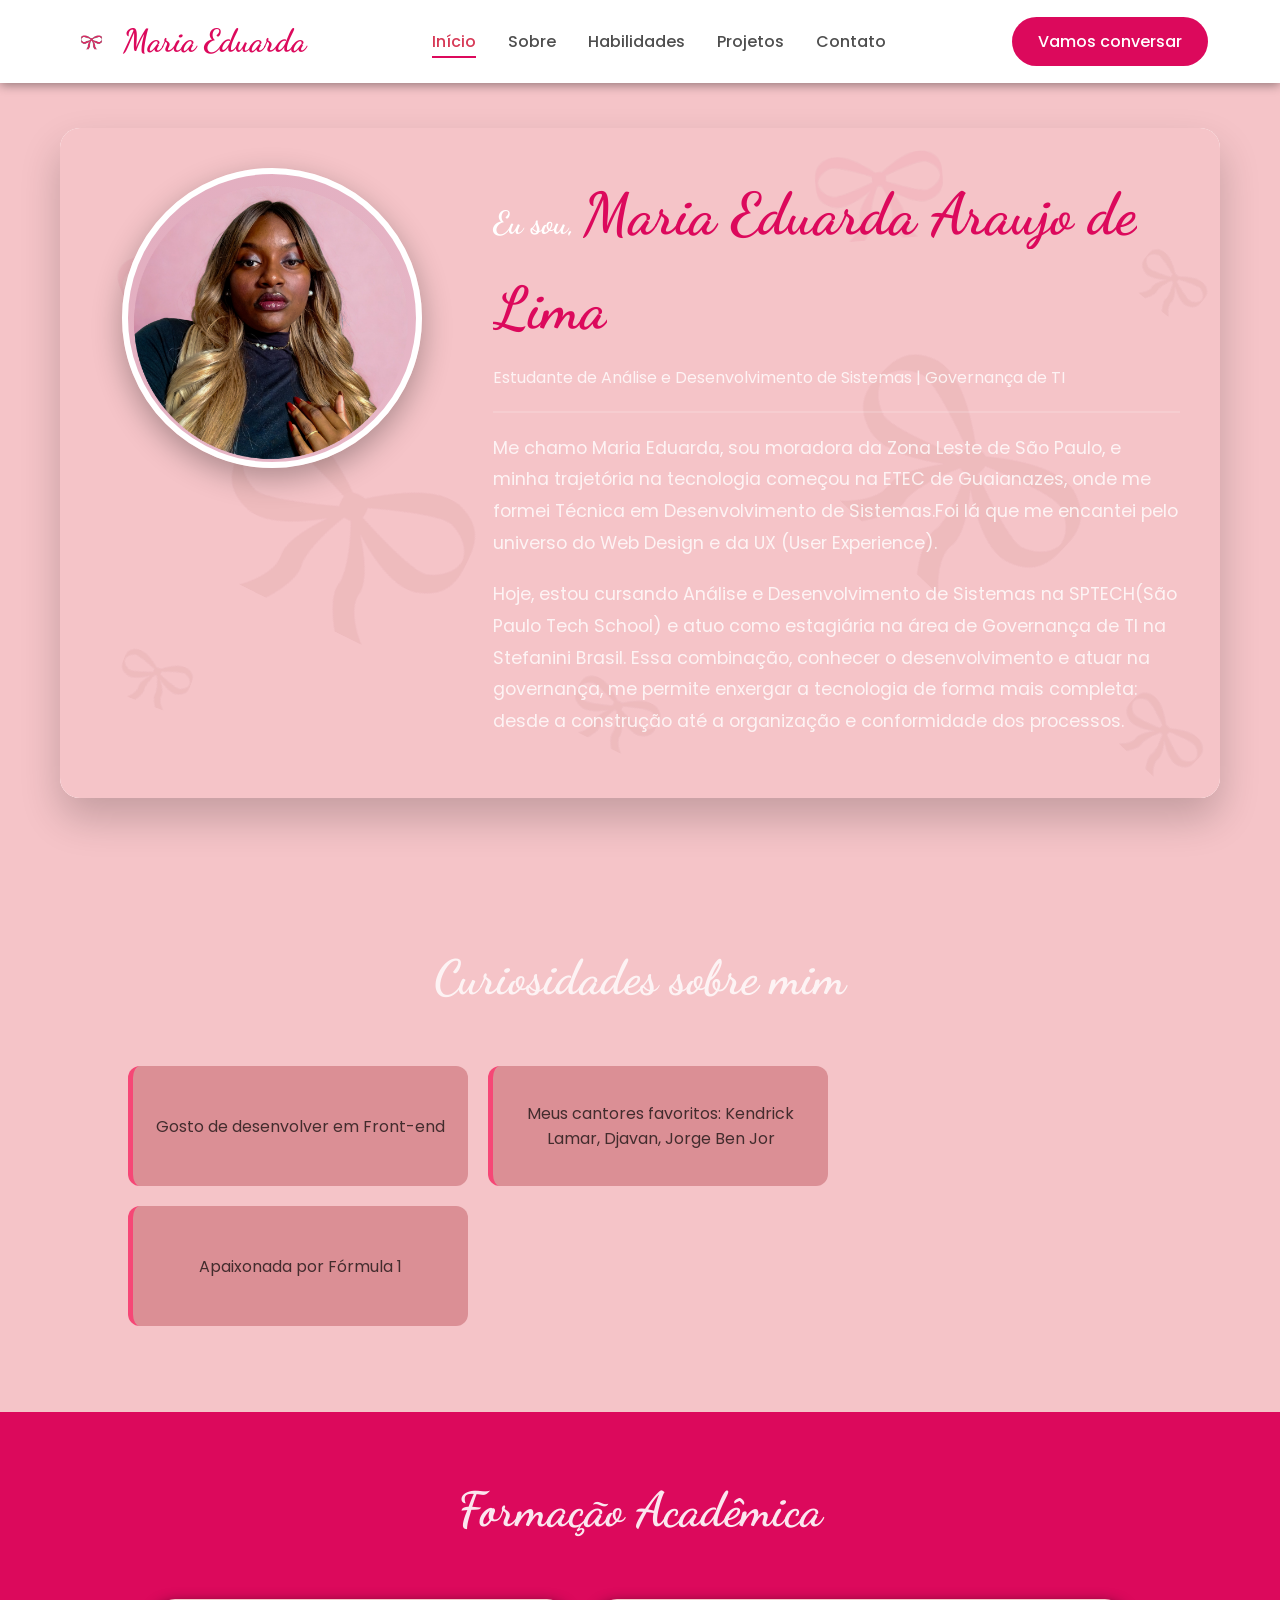
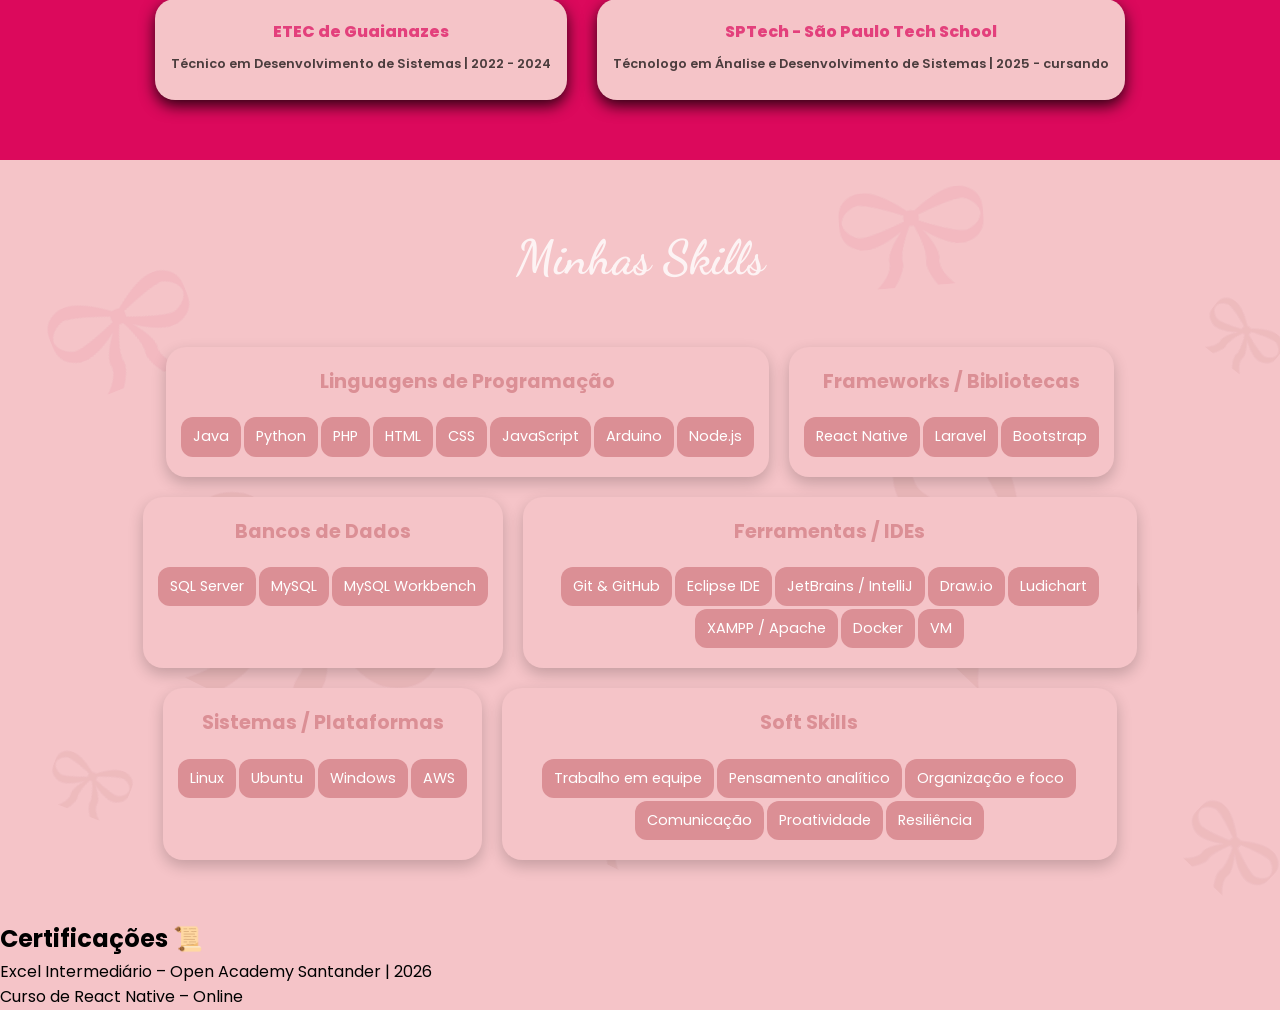
<file: index.html>
<!DOCTYPE html>
<html lang="pt-br">

<head>
    <meta charset="UTF-8">
    <meta name="viewport" content="width=device-width, initial-scale=1.0">

    <!--Meu CSS-->
    <link rel="stylesheet" href="index.css">

    <link rel="shortcut icon" href="assets/favicon.ico" type="image/x-icon">
    <title>Maria Eduarda | Portfólio</title>
</head>

<body>
    <header>
        <nav class="navbar">
            <div class="nav-container">
                <div class="logo">
                    <img src="assets/Logo-FundoTransparente.svg" alt="Maria Eduarda" class="logo-img">
                    <a href="#home">Maria <span>Eduarda</span></a>
                </div>

                <div class="nav-menu" id="nav-menu">
                    <ul class="nav-list">
                        <li><a href="#home" class="nav-link active">Início</a></li>
                        <li><a href="#sobre" class="nav-link">Sobre</a></li>
                        <li><a href="#habilidades" class="nav-link">Habilidades</a></li>
                        <li><a href="#projetos" class="nav-link">Projetos</a></li>
                        <li><a href="#contato" class="nav-link">Contato</a></li>
                    </ul>
                </div>

                <div class="nav-right">
                    <a href="#contato" class="btn-contato">Vamos conversar</a>
                    <div class="hamburger" id="hamburger">
                        <span class="bar"></span>
                        <span class="bar"></span>
                        <span class="bar"></span>
                    </div>
                </div>
            </div>
        </nav>
    </header>
    <!-- Sessão 01(sobre mim) -->
    <section id="sobre-mim">
        <div class="container">
            <div class="about-content">
                <div class="about-image">
                    <div class="image-placeholder">
                        <img src="assets/EuII.png" alt="">
                    </div>
                </div>

                <div class="about-text">
                    <h3>Eu sou, <span class="nome-destaque">Maria Eduarda Araujo de Lima</span></h3>
                    <p class="profissao">Estudante de Análise e Desenvolvimento de Sistemas | Governança de TI</p>

                    <p class="descricao">
                        Me chamo Maria Eduarda, sou moradora da Zona Leste de São Paulo, e minha trajetória na
                        tecnologia
                        começou na ETEC de Guaianazes, onde me formei Técnica em Desenvolvimento de Sistemas.Foi lá que
                        me encantei pelo universo do Web Design e da UX (User Experience).
                    </p>

                    <p class="descricao">
                        Hoje, estou cursando Análise e Desenvolvimento de Sistemas na SPTECH(São Paulo Tech School) e
                        atuo como estagiária na
                        área de Governança de TI na Stefanini Brasil. Essa combinação, conhecer o desenvolvimento e
                        atuar na
                        governança, me permite enxergar a tecnologia de forma mais completa: desde a construção até a
                        organização e conformidade dos processos.
                    </p>
                </div>
            </div>
        </div>
    </section>
    <!--Sessão 02(Curiosidades sobre mim)-->
    <section class="secao-curiosidades">
        <h2>Curiosidades sobre mim</h2>
        <div class="cards-curiosidades">
            <div class="card">
                <p>Gosto de desenvolver em Front-end</p>
            </div>
            <div class="card">
                <p>Meus cantores favoritos: Kendrick Lamar, Djavan, Jorge Ben Jor</p>
            </div>
            <div class="card">
                <p>Apaixonada por Fórmula 1</p>
            </div>
        </div>
    </section>
    <br>
    <!--Sessão 03(formação academica)-->
    <section class="sessao-formacao">
        <h2>Formação Acadêmica </h2>
        <div class="linha-cards">
            <div class="card-formacao">
                <h4>ETEC de Guaianazes</h4>
                <p>Técnico em Desenvolvimento de Sistemas | 2022 - 2024</p>
            </div>
            <div class="card-formacao">
                <h4>SPTech - São Paulo Tech School</h4>
                <p>Técnologo em Ánalise e Desenvolvimento de Sistemas | 2025 - cursando</p>
            </div>
        </div>
    </section>
    <!--Sessão 0(hard e softs skills)-->
    <section class="sessao-skills">
        <h2>Minhas Skills</h2>
        <div class="skills-container">
            <!-- Linha 1 -->
            <div class="skills-linha">
                <div class="skills-bloco">
                    <h3>Linguagens de Programação</h3>
                    <div class="skills-row">
                        <span>Java</span>
                        <span>Python</span>
                        <span>PHP</span>
                        <span>HTML</span>
                        <span>CSS</span>
                        <span>JavaScript</span>
                        <span>Arduino</span>
                        <span>Node.js</span>
                    </div>
                </div>
                <div class="skills-bloco">
                    <h3>Frameworks / Bibliotecas</h3>
                    <div class="skills-row">
                        <span>React Native</span>
                        <span>Laravel</span>
                        <span>Bootstrap</span>
                    </div>
                </div>
            </div>
            <!-- Linha 2 -->
            <div class="skills-linha">
                <div class="skills-bloco">
                    <h3>Bancos de Dados</h3>
                    <div class="skills-row">
                        <span>SQL Server</span>
                        <span>MySQL</span>
                        <span>MySQL Workbench</span>
                    </div>
                </div>
                <div class="skills-bloco">
                    <h3>Ferramentas / IDEs</h3>
                    <div class="skills-row">
                        <span>Git & GitHub</span>
                        <span>Eclipse IDE</span>
                        <span>JetBrains / IntelliJ</span>
                        <span>Draw.io</span>
                        <span>Ludichart</span>
                        <span>XAMPP / Apache</span>
                        <span>Docker</span>
                        <span>VM</span>
                    </div>
                </div>
            </div>
            <!-- Linha 3 -->
            <div class="skills-linha">
                <div class="skills-bloco">
                    <h3>Sistemas / Plataformas</h3>
                    <div class="skills-row">
                        <span>Linux</span>
                        <span>Ubuntu</span>
                        <span>Windows</span>
                        <span>AWS</span>
                    </div>
                </div>
                <div class="skills-bloco">
                    <h3>Soft Skills</h3>
                    <div class="skills-row">
                        <span>Trabalho em equipe</span>
                        <span>Pensamento analítico</span>
                        <span>Organização e foco</span>
                        <span>Comunicação</span>
                        <span>Proatividade</span>
                        <span>Resiliência</span>
                    </div>
                </div>
            </div>
        </div>
    </section>
    <!-- Certificações -->
    <section class="sessao-certificacoes">
        <h2>Certificações 📜</h2>
        <div class="linha-cards-certificacoes">
            <div class="card-certificacoes">
                <p>Excel Intermediário – Open Academy Santander | 2026</p>
            </div>
            <div class="card-certificacoes">
                <p>Curso de React Native – Online</p>
            </div>
        </div>
    </section>
</body>
<script src="script.js"></script>

</html>
</file>
<file: index.css>
/* Fontes Importadas */
@import url('https://fonts.googleapis.com/css2?family=Dancing+Script:wght@400;700&display=swap');
@import url('https://fonts.googleapis.com/css2?family=Tangerine:wght@400;700&display=swap');
@import url('https://fonts.googleapis.com/css2?family=Poppins:wght@300;400;500;600;700&display=swap');

:root {
    --fonte-dancing: 'Dancing Script', cursive;
    --fonte-tangerine: 'Tangerine', cursive;
    --fonte-poppins: 'Poppins', sans-serif;

    /* Paleta de tons rosados */
    --rosa-claro: #f5c4c8;
    --rosa-medio: #f64776;
    --branco: #ffffff;
    --preto: #000000;
    --grafite: #000000b1;
    --rosa-queimado: #db8f95;
    --rosa-forte: #dc095c;
    --rosa-escuro: #d73a57;
    --rosa-bebe: #f2acb2;
    --rosa-pastel: #f2b0bc;
}

* {
    margin: 0;
    padding: 0;
    box-sizing: border-box;
}

body {
    line-height: 1.6;
    min-height: 100vh;
    color: var(--preto);
    font-family: var(--fonte-poppins);
    background-color: var(--rosa-claro);
}

/* Começa meu Header */

.navbar {
    top: 0;
    left: 0;
    right: 0;
    width: 100%;
    z-index: 1000;
    position: fixed;
    background-color: var(--branco);
    box-shadow: 0 2px 10px rgba(0, 0, 0, 0.4);
}

.nav-container {
    display: flex;
    margin: 0 auto;
    max-width: 1200px;
    padding: 1rem 2rem;
    align-items: center;
    justify-content: space-between;
}

.logo {
    gap: 0.7rem;
    display: flex;
    font-size: 1.0rem;
    font-weight: bold;
    align-items: center;
    color: var(--preto);
    text-decoration: none;
}

.logo-img {
    width: 40px;
    height: 40px;
    object-fit: contain;
}

.logo span span {
    font-family: var(--fonte-tangerine);
    color: var(--rosa-forte);
}

.logo a {
    font-size: 2rem;
    text-decoration: none;
    color: var(--rosa-forte);
    font-family: var(--fonte-dancing);
}

/* Menu Desktop */

.nav-list {
    gap: 2rem;
    display: flex;
    list-style: none;
}

.nav-link {
    font-weight: 500;
    position: relative;
    color: var(--grafite);
    text-decoration: none;
    transition: color 0.3s ease;
    font-family: var(--fonte-poppins);
}

/* Meu traço do header que aparece abaixo dos textos */

.nav-link::after {
    content: '';
    left: 0;
    width: 0;
    height: 2px;
    bottom: -5px;
    position: absolute;
    background-color: var(--rosa-forte);
    transition: width 0.3s ease;
}

.nav-link:hover::after,
.nav-link.active::after {
    width: 100%;
}

.nav-link:hover,
.nav-link.active {
    color: var(--rosa-escuro);
}

.nav-right {
    gap: 1.5rem;
    display: flex;
    align-items: center;
}

.btn-contato {
    color: white;
    font-weight: 500;
    border-radius: 50px;
    text-decoration: none;
    padding: 0.6rem 1.5rem;
    transition: all 0.3s ease;
    border: 2px solid transparent;
    background-color: var(--rosa-forte);
}

.btn-contato:hover {
    color: var(--rosa-forte);
    transform: translateY(-2px);
    background-color: transparent;
    border-color: var(--rosa-forte);
}

/* Hamburger Menu, só aparece no modo mobile */

.hamburger {
    z-index: 1001;
    display: none;
    cursor: pointer;
    flex-direction: column;
}

.bar {
    width: 25px;
    height: 3px;
    margin: 3px 0;
    transition: all 0.3s ease;
    background-color: var(--rosa-forte);
}

/* Acaba meu Header */

#sobre-mim {
    padding: 80px 0;
    color: var(--branco);
    background-color: var(--rosa-claro);
}

.container {
    margin: 0 auto;
    padding: 0 20px;
    max-width: 1200px;
}

.section-header {
    text-align: center;
    margin-bottom: 60px;
}

.about-content {
    top: 3rem;
    gap: 50px;
    display: grid;
    padding: 40px;
    align-items: start;
    margin-bottom: 50px;
    border-radius: 20px;
    backdrop-filter: blur(30px);
    grid-template-columns: 1fr 2fr;

    background-size: cover;
    background-position: center;
    background-repeat: no-repeat;
    background-image: url('assets/Card-Sobre.svg');

    position: relative;
    box-shadow: 0 20px 40px rgba(0, 0, 0, 0.2);
}

.about-image {
    text-align: center;
}

.image-placeholder {
    width: 300px;
    height: 300px;
    display: flex;
    border-radius: 50%;
    margin: 0 auto 20px;
    align-items: center;
    justify-content: center;
    border: 6px solid var(--branco);
    transition: transform 0.3s ease;
    box-shadow: 0 10px 30px rgba(0, 0, 0, 0.3);
    background: linear-gradient(135deg, #e2adbf, #e7b8c8);
}

.image-placeholder img {
    width: 100%;
    height: 100%;
    object-fit: cover;
    border-radius: 80%;
}

.about-text {
    color: var(--branco);
    font-family: var(--fonte-poppins);
}

.about-text h3 {
    font-size: 2em;
    margin-bottom: 10px;
    font-family: var(--fonte-dancing);
}

.nome-destaque {
    font-size: 6.5vh;
    font-weight: bold;
    -webkit-background-clip: text;
    font-family: var(--fonte-dancing);
    background-color: var(--rosa-forte);
    -webkit-text-fill-color: transparent;
}

.profissao {
    opacity: 0.8;
    font-size: 1rem;
    margin-bottom: 20px;
    padding-bottom: 20px;
    color: var(--branco);
    font-family: var(--fonte-poppins);
    border-bottom: 2px solid rgba(255, 255, 255, 0.2);
}

.descricao {
    opacity: 0.8;
    font-size: 1.1em;
    line-height: 1.8;
    margin-bottom: 20px;
    color: var(--branco);
    font-family: var(--fonte-poppins);
}

/* Acaba a sobre mim */

.secao-curiosidades {
    padding: 60px 10%;
}

.secao-curiosidades h2 {
    opacity: 0.8;
    font-size: 3rem;
    text-align: center;
    margin-bottom: 50px;
    color: var(--branco);
    font-family: var(--fonte-dancing);
}

.cards-curiosidades {
    gap: 20px;
    display: flex;
    flex-wrap: wrap;
}

.card {
    width: 340px;
    padding: 20px;
    transition: 0.6s;
    border-radius: 12px;
    color: var(--grafite);
    border-left: 5px solid var(--rosa-medio);

    display: flex;
    text-align: center;
    align-items: center;
    justify-content: center;

    min-height: 120px;
    background-color: var(--rosa-queimado);
}

.card p {
    font-size: 1rem;
    text-align: center;
    color: var(--grafite);
    font-family: var(--fonte-poppins);
}

.card:hover {
    transform: translateY(-5px);
}

/* Acaba o curiosidades */

.sessao-formacao {
    padding: 60px 10%;
    position: relative;
    font-family: var(--fonte-poppins);
    background-color: var(--rosa-forte);
}

.sessao-formacao h2 {
    opacity: 0.9;
    font-size: 3rem;
    text-align: center;
    margin-bottom: 50px;
    color: var(--branco);
    font-family: var(--fonte-dancing);
}

.sessao-formacao .linha-cards {
    gap: 30px;
    display: flex;
    flex-wrap: wrap;
    justify-content: center;
}

.card-formacao {
    max-width: 80%;
    min-width: 200px;
    padding: 20px 16px;
    text-align: center;
    border-radius: 20px;
    background-color: var(--rosa-claro);
    box-shadow: 0 6px 15px rgba(0, 0, 0, 0.8);
}

.sessao-formacao .card-formacao h4 {
    opacity: 0.7;
    font-weight: 800;
    margin-bottom: 10px;
    color: var(--rosa-forte);
    font-family: var(--fonte-poppins);
}

.sessao-formacao .card-formacao p {
    font-weight: 600;
    font-size: 0.8rem;
    margin-bottom: 5px;
    color: var(--grafite);
    font-family: var(--fonte-poppins);
}





















































.sessao-skills {
    padding: 60px 10%;
    background-size: cover;
    background-position: center;
    background-repeat: no-repeat;
    font-family: var(--fonte-poppins);
    background-image: url(assets/Card-Sobre.svg);
}

.sessao-skills h2 {
    opacity: 0.8;
    font-size: 3rem;
    text-align: center;
    margin-bottom: 50px;
    color: var(--branco);
    font-family: var(--fonte-dancing);
}

.skills-container {
    gap: 20px;
    display: flex;
    flex-direction: column;
}

.skills-linha {
    gap: 20px;
    display: flex;
    flex-wrap: wrap;
    justify-content: center;
}

.skills-bloco {
    max-width: 60%;
    min-width: 300px;
    text-align: center;
    padding: 20px 15px;
    border-radius: 20px;
    background-color: var(--rosa-claro);
    box-shadow: 0 6px 15px rgba(0, 0, 0, 0.2);
}


.skills-bloco h3 {
    font-size: 1.2rem;
    margin-bottom: 20px;
    color: var(--rosa-queimado);
    font-family: var(--fonte-poppins);
}

.skills-row {
    gap: 3px;
    display: flex;
    flex-wrap: wrap;
    justify-content: center;
}

.skills-row span {
    background: var(--rosa-queimado);
    color: var(--branco);
    padding: 8px 12px;
    border-radius: 12px;
    font-size: 0.9rem;
    display: flex;
    align-items: center;
    justify-content: center;
}






































/* Aqui começa a responsividade ---------------------------------------------------------------------------------------------------------------------------------------------------------------------------*/

/* Media Query para Mobile */

@media screen and (max-width: 768px) {
    .nav-container {
        padding: 1rem;
    }

    .hamburger {
        display: flex;
    }

    /* Menu mobile ocupando toda altura */
    .nav-menu {
        top: 0;
        left: -100%;
        width: 100%;
        height: 100vh;
        z-index: 1000;
        position: fixed;
        padding: 5rem 2rem 2rem;
        background-color: #fff;
        transition: left 0.3s ease;
        box-shadow: 2px 0 10px rgba(0, 0, 0, 0.1);
    }

    .nav-menu.active {
        left: 0;
    }

    .nav-list {
        gap: 2rem;
        align-items: center;
        flex-direction: column;
    }

    .nav-link {
        width: 100%;
        display: block;
        font-size: 1.2rem;
        text-align: center;
    }

    .nav-link::after {
        width: 0;
        left: 50%;
        bottom: -3px;
        transform: translateX(-50%);
    }

    .nav-link:hover::after,
    .nav-link.active::after {
        width: 50px;
    }

    .btn-contato {
        padding: 0.5rem 1rem;
        font-size: 0.9rem;
    }

    /* Animação do hamburger */
    .hamburger.active .bar:nth-child(1) {
        transform: rotate(-45deg) translate(-5px, 6px);
        background-color: var(--rosa-forte);
    }

    .hamburger.active .bar:nth-child(2) {
        opacity: 0;
    }

    .hamburger.active .bar:nth-child(3) {
        transform: rotate(45deg) translate(-5px, -6px);
        background-color: var(--rosa-forte);
    }

    /* Overlay quando menu está aberto */
    body.menu-open {
        overflow: hidden;
    }
}

/* Media Query para telas muito pequenas */

@media screen and (max-width: 480px) {
    .logo span {
        font-size: 0.9rem;
    }

    .logo a {
        font-size: 0.9rem;
    }

    .logo-img {
        width: 30px;
        height: 30px;
    }

    .btn-contato {
        display: none;
    }

    .nav-menu {
        width: 100%;
    }
}

/* Media Query para telas grandes (opcional - se quiser conteúdo mais espalhado) */

@media screen and (min-width: 1400px) {
    .nav-container {
        max-width: 1400px;
    }
}







@media (max-width: 768px) {
    .about-content {
        flex-direction: column;
        /* empilha */
        text-align: center;
    }

    .about-text h3 {
        font-size: 24px;
    }

    .image-placeholder img {
        max-width: 250px;
    }
}

@media (max-width: 480px) {
    .about-text h3 {
        font-size: 20px;
    }

    .descricao {
        font-size: 14px;
    }

    .image-placeholder img {
        max-width: 200px;
        /* 👈 imagem menor no celular */
    }
}
</file>
